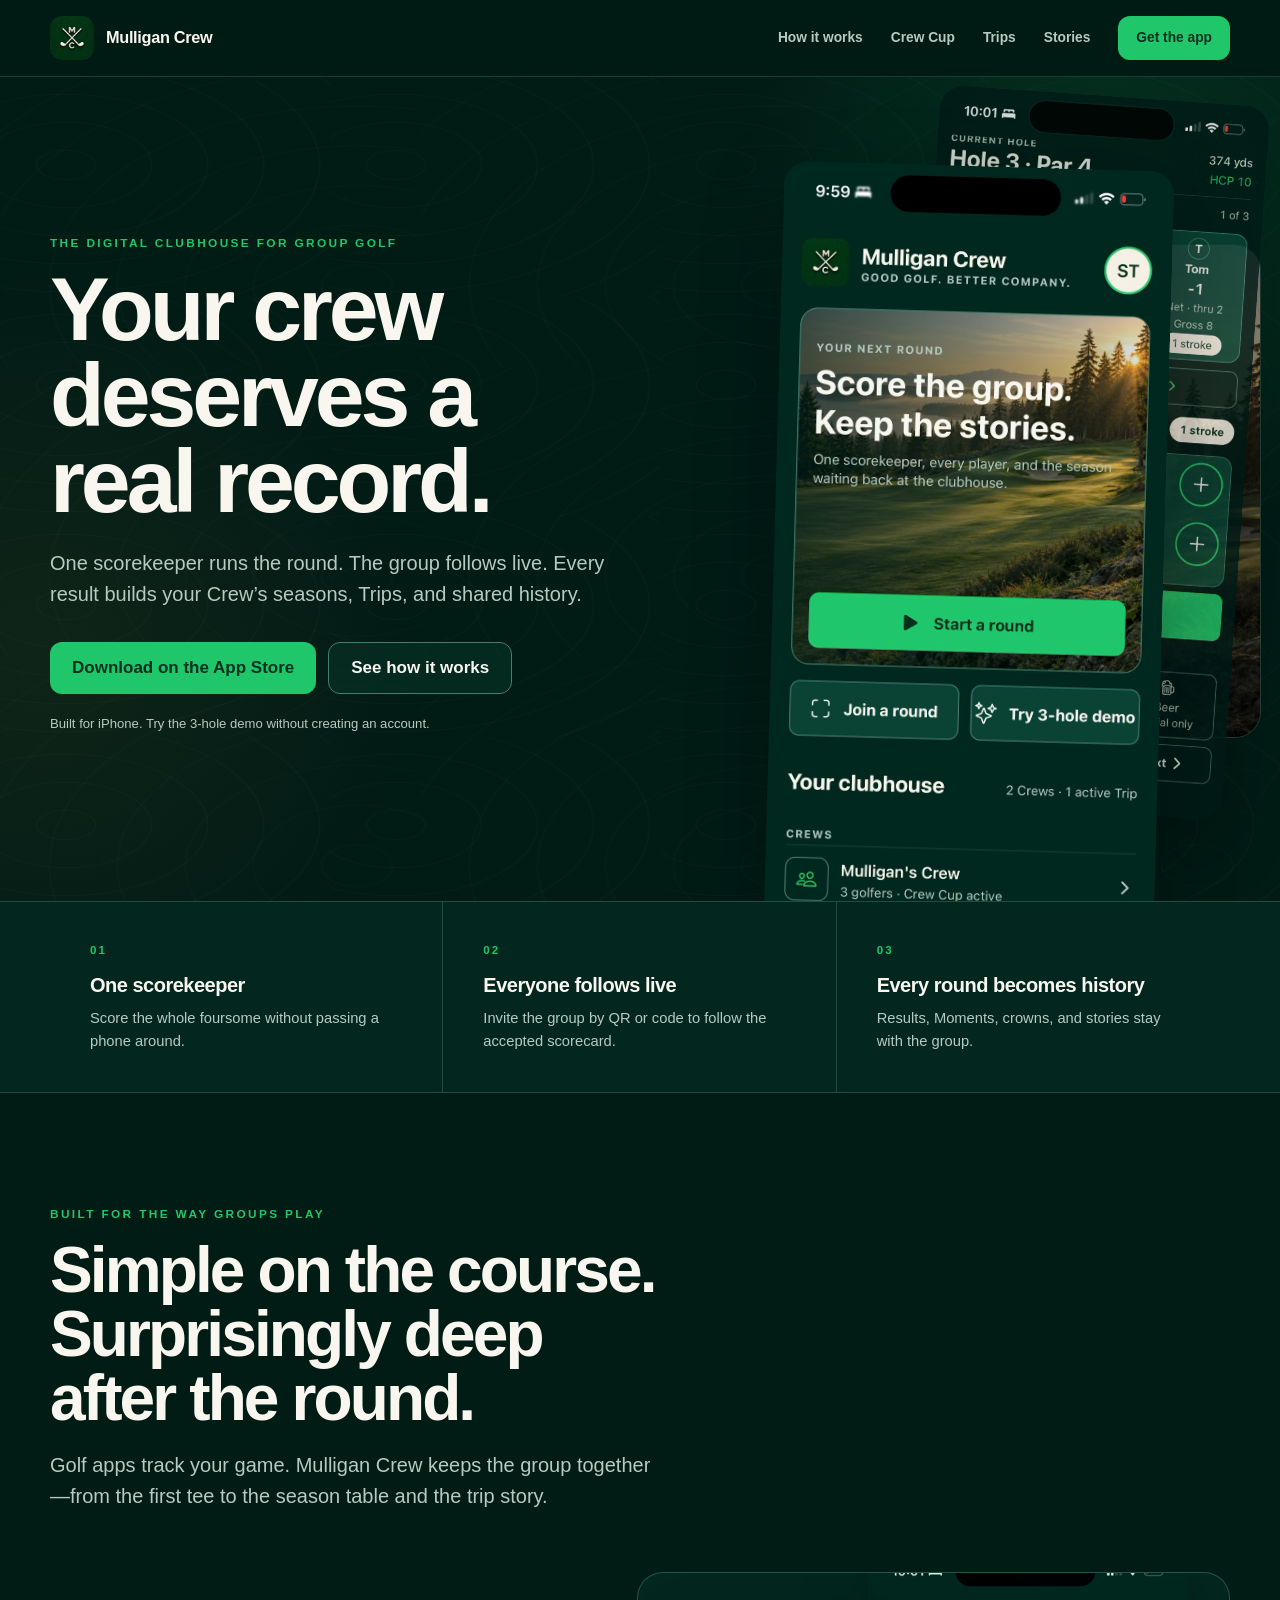
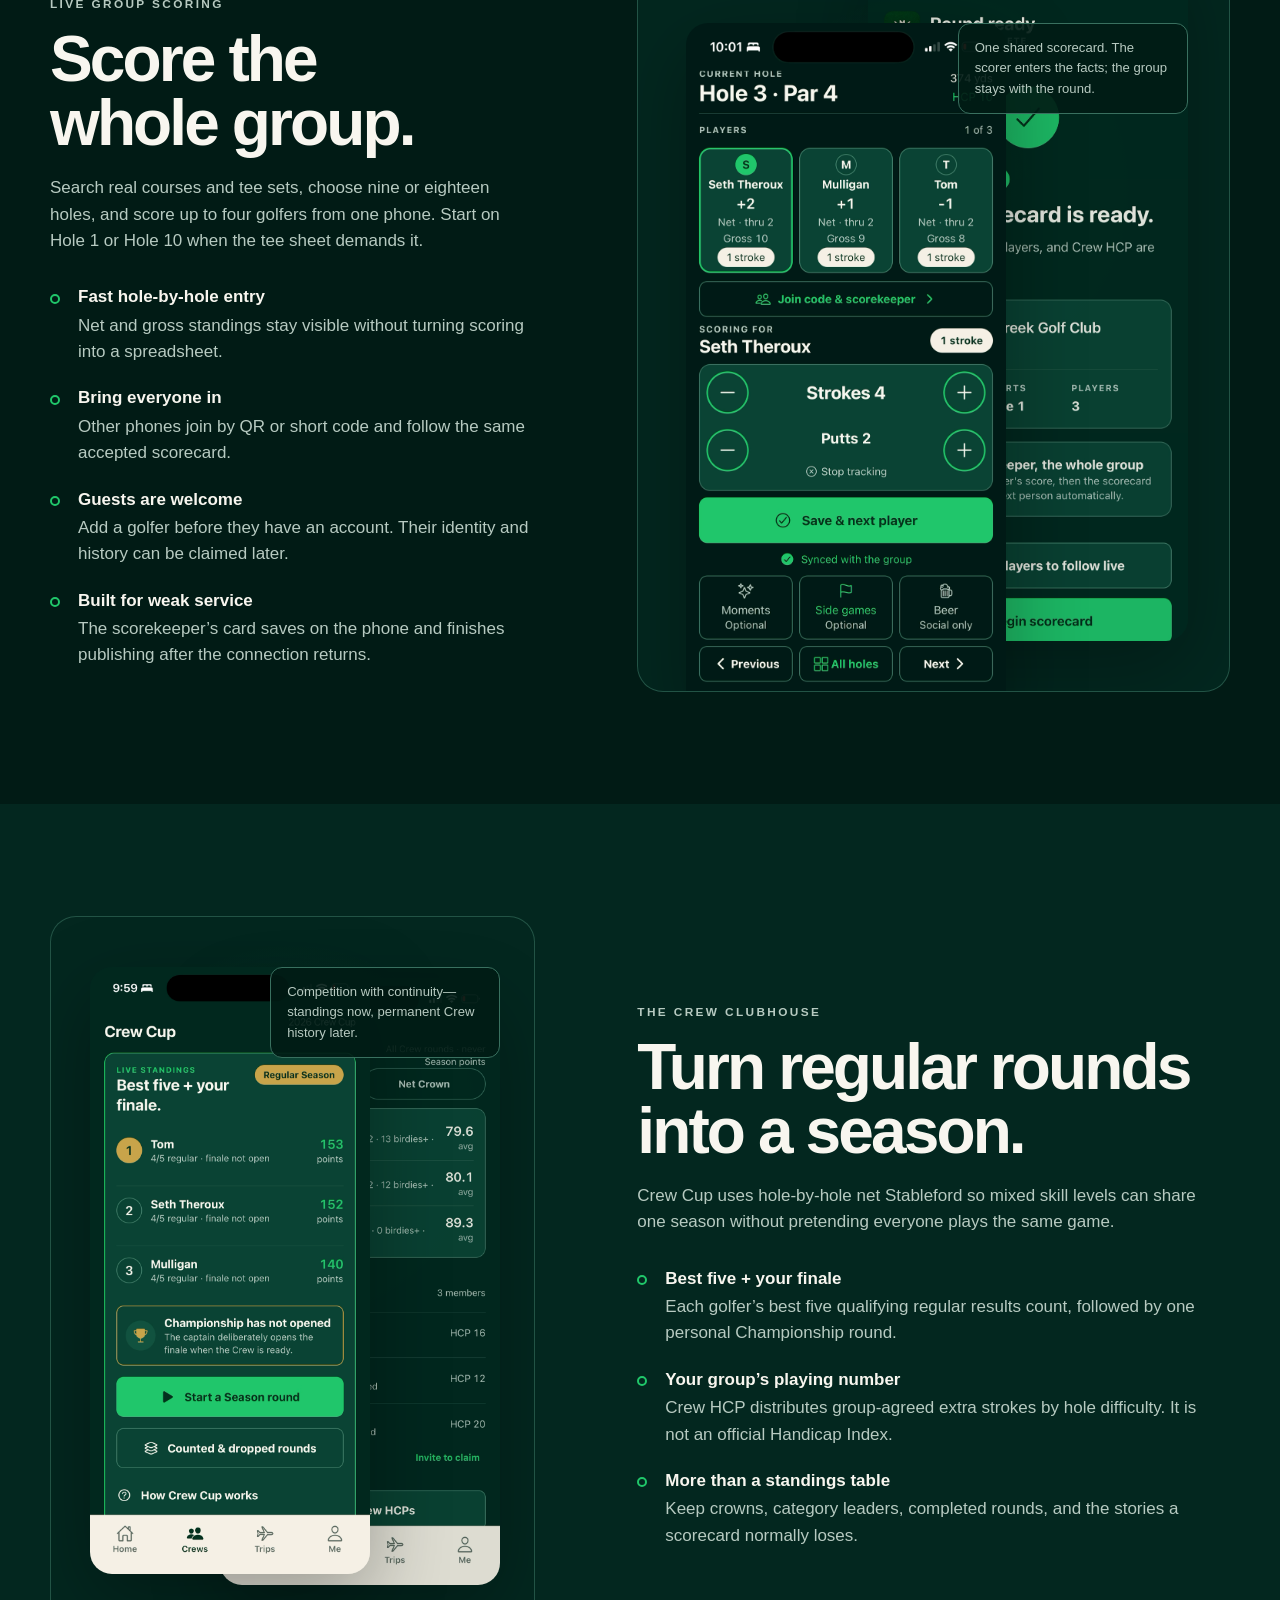
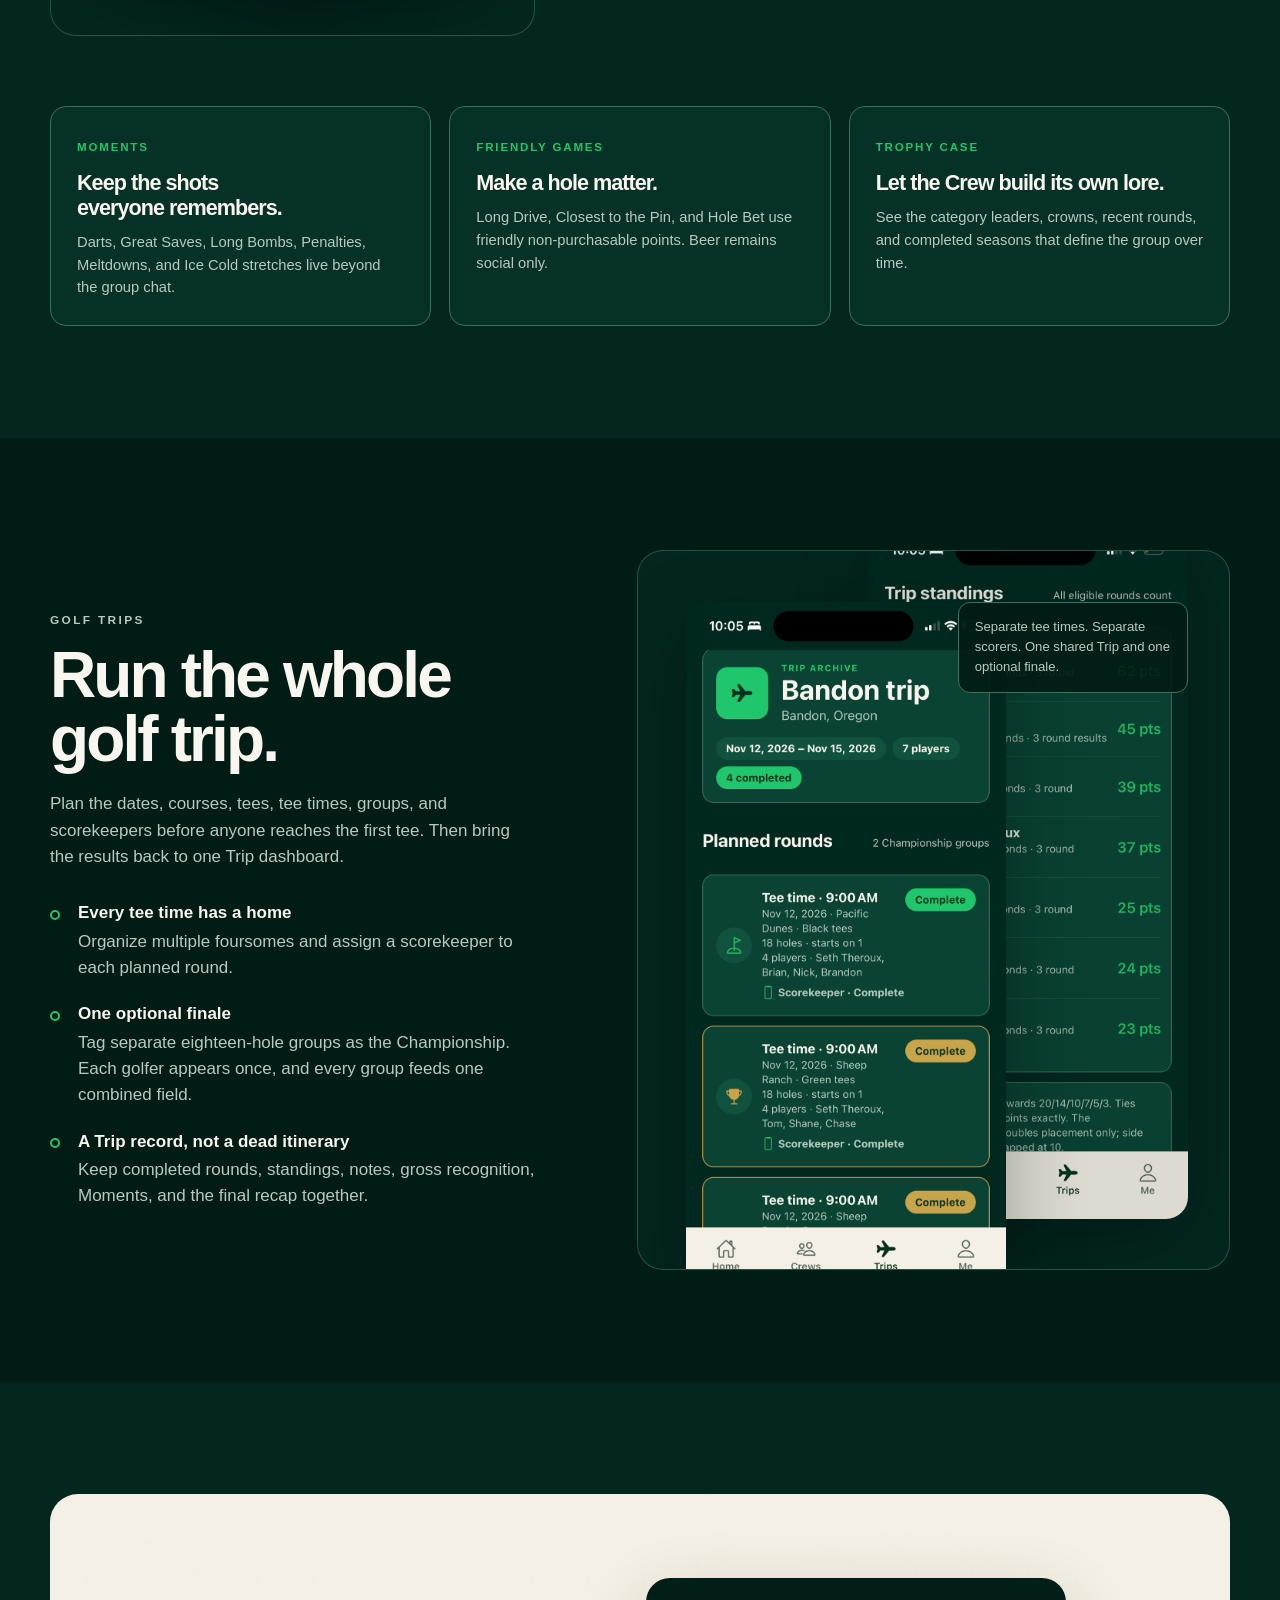
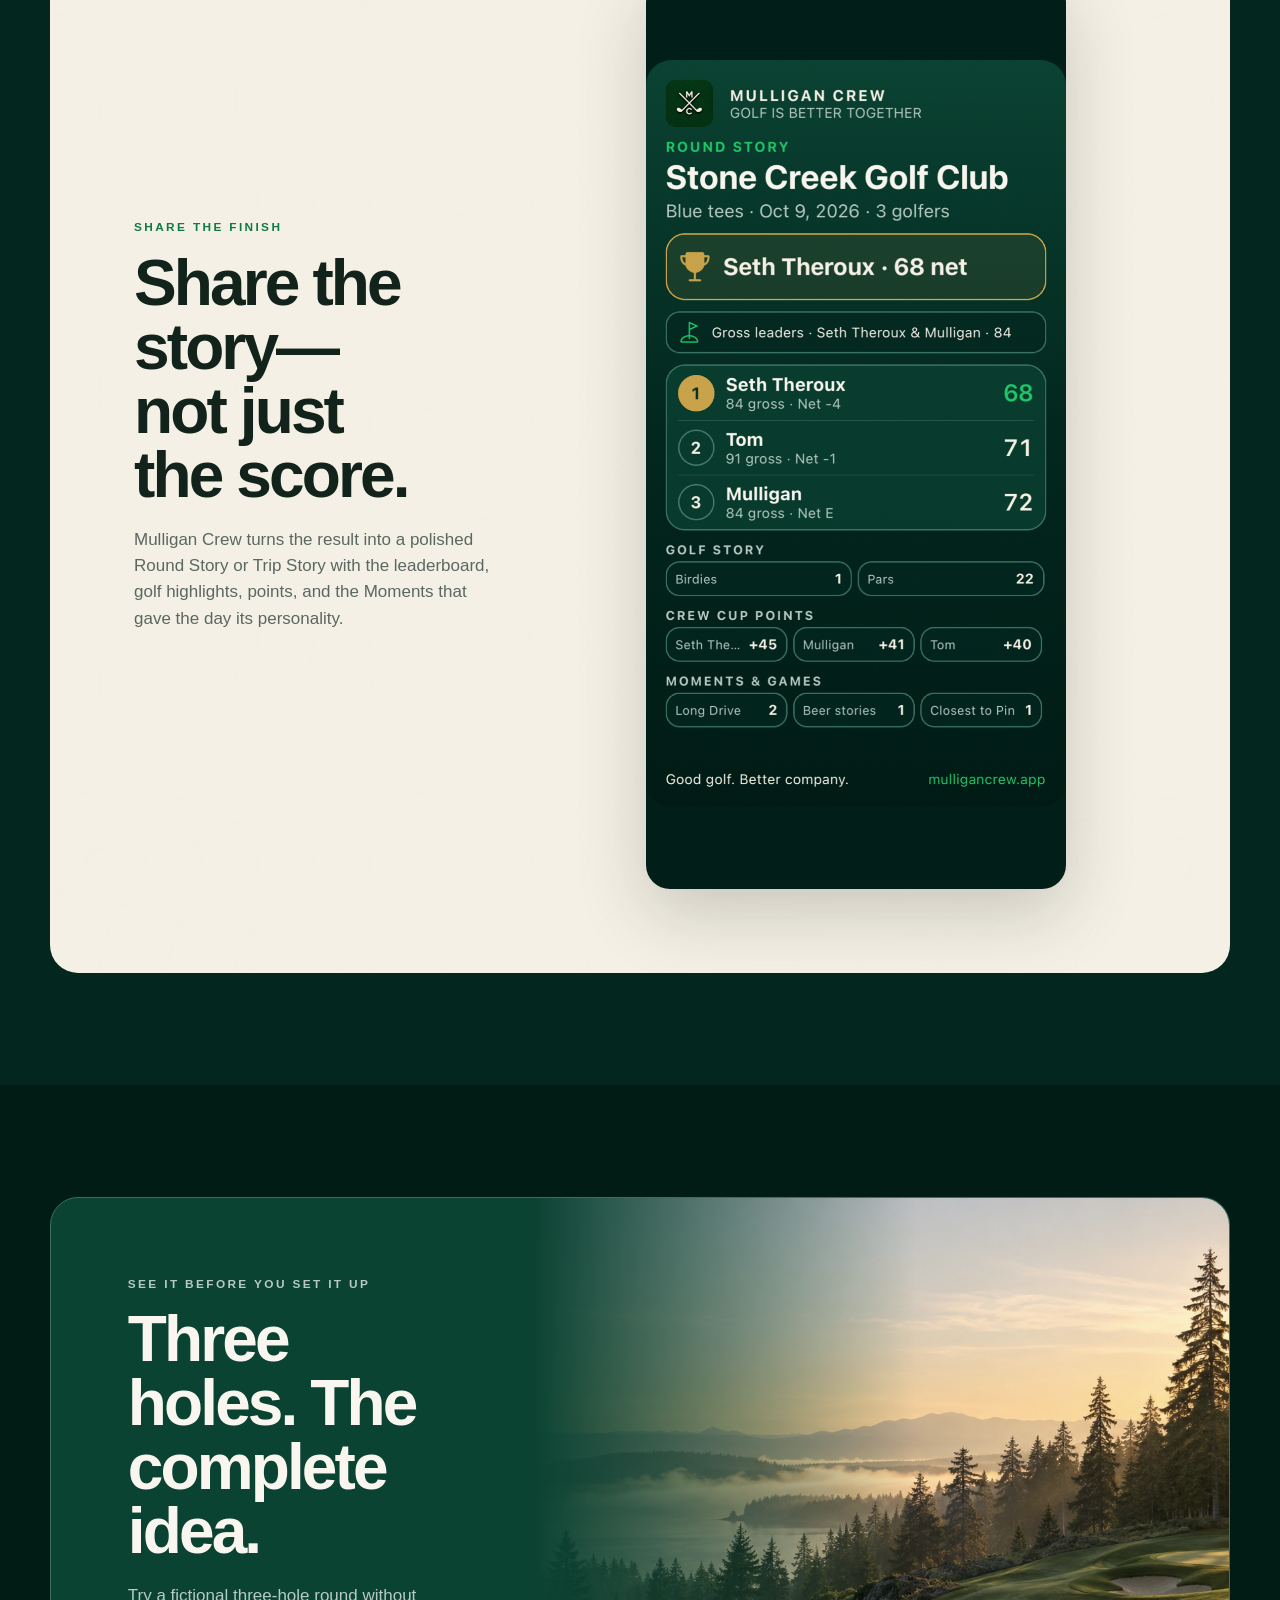
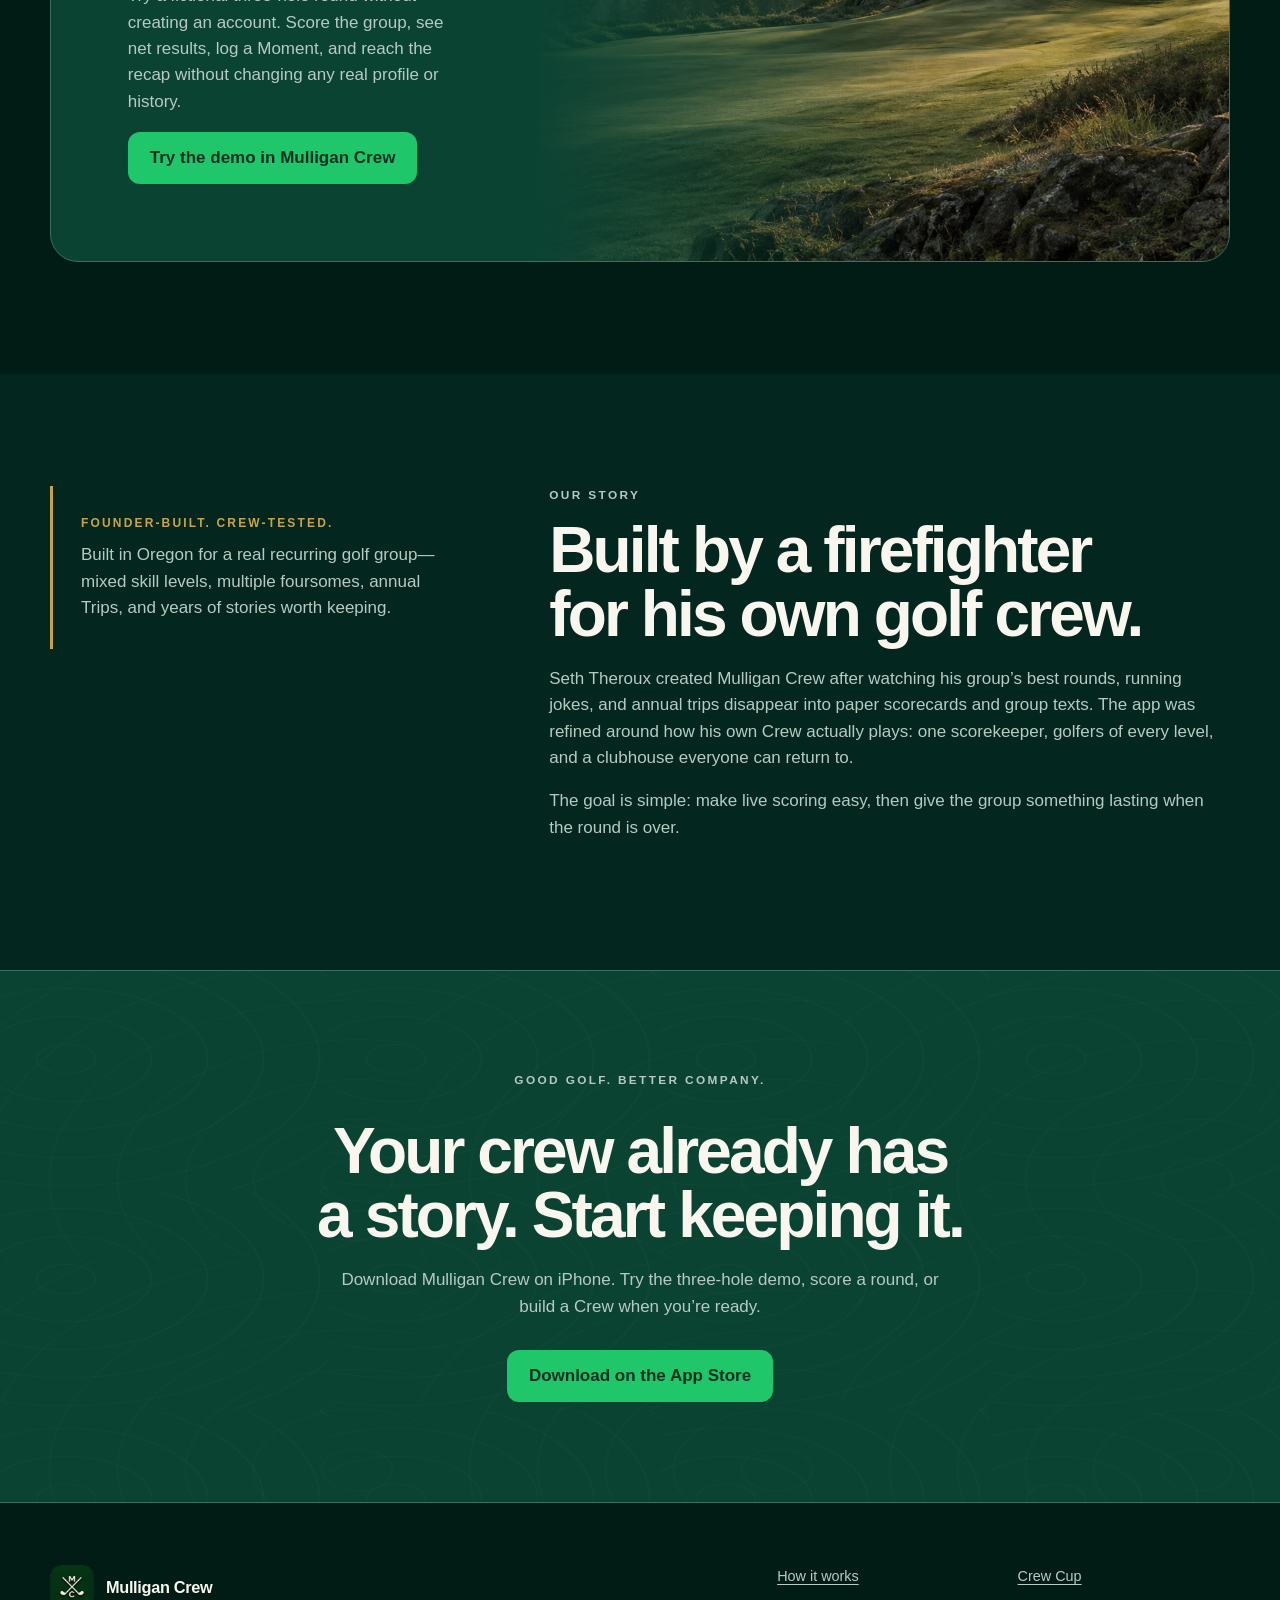
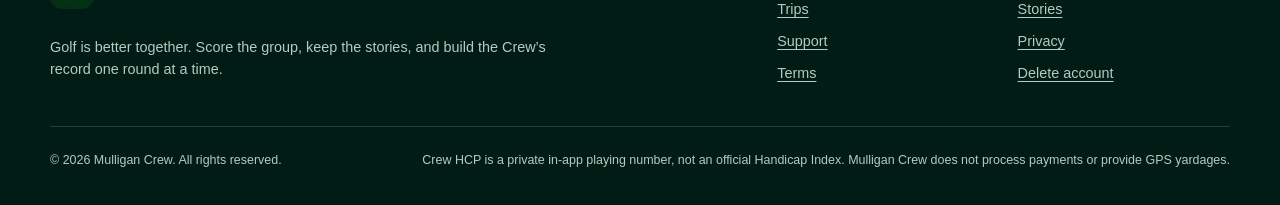
<file: index.html>
<!doctype html>
<html lang="en">
<head>
  <meta charset="utf-8" />
  <meta name="viewport" content="width=device-width, initial-scale=1" />
  <title>Mulligan Crew — The Digital Clubhouse for Group Golf</title>
  <meta name="description" content="Mulligan Crew gives golf groups one home for rounds, Crew Cup seasons, Trips, Moments, side games, and shareable stories. One phone can score the foursome." />
  <meta name="theme-color" content="#03271F" />
  <meta property="og:type" content="website" />
  <meta property="og:title" content="Mulligan Crew — The Digital Clubhouse for Group Golf" />
  <meta property="og:description" content="Score the group. Keep the stories. Build a season." />
  <meta property="og:image" content="https://mulligancrew.app/assets/social-preview.jpg" />
  <meta property="og:url" content="https://mulligancrew.app/" />
  <meta name="twitter:card" content="summary_large_image" />
  <link rel="icon" href="/assets/brand-tile.png" />
  <link rel="apple-touch-icon" href="/assets/brand-tile.png" />
  <link rel="stylesheet" href="/assets/site.css?v=20261012-3" />
  <script defer src="/assets/site.js?v=20261012-3"></script>
</head>
<body>
  <a class="skip-link" href="#main">Skip to main content</a>

  <nav class="site-nav" aria-label="Main navigation">
    <div class="nav-inner">
      <a class="brand" href="/" aria-label="Mulligan Crew home">
        <img src="/assets/brand-tile.png" width="44" height="44" alt="" />
        <span>Mulligan Crew</span>
      </a>
      <div class="nav-links">
        <a href="#how-it-works">How it works</a>
        <a href="#crew-cup">Crew Cup</a>
        <a href="#trips">Trips</a>
        <a href="#stories">Stories</a>
        <a class="nav-cta" href="https://apps.apple.com/us/app/mulligan-crew/id6759926474">Get the app</a>
      </div>
    </div>
  </nav>

  <main id="main">
    <header class="hero">
      <div class="hero-inner">
        <div class="hero-copy" data-reveal>
          <p class="eyebrow">The digital clubhouse for group golf</p>
          <h1>Your crew deserves a real record.</h1>
          <p class="lede">One scorekeeper runs the round. The group follows live. Every result builds your Crew’s seasons, Trips, and shared history.</p>
          <div class="hero-actions">
            <a class="button-primary" href="https://apps.apple.com/us/app/mulligan-crew/id6759926474">Download on the App Store</a>
            <a class="button-secondary" href="#how-it-works">See how it works</a>
          </div>
          <p class="platform-note">Built for iPhone. Try the 3-hole demo without creating an account.</p>
        </div>
        <div class="hero-art" aria-label="Mulligan Crew app preview" data-reveal>
          <img class="hero-photo" src="/assets/clubhouse-hero.jpg" width="1586" height="992" alt="Golf course in warm evening light" />
          <img class="hero-screen" src="/assets/screens/home.png" width="831" height="1800" alt="Mulligan Crew digital clubhouse home screen" />
          <img class="hero-screen secondary" src="/assets/screens/live-scoring.png" width="831" height="1800" alt="Live group scoring screen" />
        </div>
      </div>
    </header>

    <section class="promise" aria-label="Mulligan Crew product promise">
      <div class="promise-grid">
        <div class="promise-item"><span class="promise-number">01</span><strong>One scorekeeper</strong><span>Score the whole foursome without passing a phone around.</span></div>
        <div class="promise-item"><span class="promise-number">02</span><strong>Everyone follows live</strong><span>Invite the group by QR or code to follow the accepted scorecard.</span></div>
        <div class="promise-item"><span class="promise-number">03</span><strong>Every round becomes history</strong><span>Results, Moments, crowns, and stories stay with the group.</span></div>
      </div>
    </section>

    <section class="section" id="how-it-works">
      <div class="section-inner">
        <div class="section-heading" data-reveal>
          <p class="eyebrow">Built for the way groups play</p>
          <h2>Simple on the course. Surprisingly deep after the round.</h2>
          <p class="lede">Golf apps track your game. Mulligan Crew keeps the group together—from the first tee to the season table and the trip story.</p>
        </div>
        <div class="split-section">
          <div class="split-copy" data-reveal>
            <p class="eyebrow">Live group scoring</p>
            <h2>Score the whole group.</h2>
            <p>Search real courses and tee sets, choose nine or eighteen holes, and score up to four golfers from one phone. Start on Hole 1 or Hole 10 when the tee sheet demands it.</p>
            <ul class="feature-list">
              <li><strong>Fast hole-by-hole entry</strong>Net and gross standings stay visible without turning scoring into a spreadsheet.</li>
              <li><strong>Bring everyone in</strong>Other phones join by QR or short code and follow the same accepted scorecard.</li>
              <li><strong>Guests are welcome</strong>Add a golfer before they have an account. Their identity and history can be claimed later.</li>
              <li><strong>Built for weak service</strong>The scorekeeper’s card saves on the phone and finishes publishing after the connection returns.</li>
            </ul>
          </div>
          <div class="screen-stage" data-reveal>
            <img class="product-screen primary" src="/assets/screens/live-scoring.png" width="831" height="1800" loading="lazy" alt="Live scoring for three golfers on one phone" />
            <img class="product-screen secondary" src="/assets/screens/follow-live.png" width="831" height="1800" loading="lazy" alt="Live follower view joined to the same round" />
            <p class="screen-caption">One shared scorecard. The scorer enters the facts; the group stays with the round.</p>
          </div>
        </div>
      </div>
    </section>

    <section class="section section-contrast" id="crew-cup">
      <div class="section-inner">
        <div class="split-section reverse">
          <div class="split-copy" data-reveal>
            <p class="eyebrow">The Crew clubhouse</p>
            <h2>Turn regular rounds into a season.</h2>
            <p>Crew Cup uses hole-by-hole net Stableford so mixed skill levels can share one season without pretending everyone plays the same game.</p>
            <ul class="feature-list">
              <li><strong>Best five + your finale</strong>Each golfer’s best five qualifying regular results count, followed by one personal Championship round.</li>
              <li><strong>Your group’s playing number</strong>Crew HCP distributes group-agreed extra strokes by hole difficulty. It is not an official Handicap Index.</li>
              <li><strong>More than a standings table</strong>Keep crowns, category leaders, completed rounds, and the stories a scorecard normally loses.</li>
            </ul>
          </div>
          <div class="screen-stage" data-reveal>
            <img class="product-screen primary" src="/assets/screens/crew-cup.png" width="831" height="1800" loading="lazy" alt="Crew Cup net Stableford season standings" />
            <img class="product-screen secondary" src="/assets/screens/crew-history.png" width="831" height="1800" loading="lazy" alt="Crew history with crowns and golfer records" />
            <p class="screen-caption">Competition with continuity—standings now, permanent Crew history later.</p>
          </div>
        </div>
        <div class="depth-grid" data-reveal>
          <article class="depth-card"><span class="kicker">Moments</span><h3>Keep the shots everyone remembers.</h3><p>Darts, Great Saves, Long Bombs, Penalties, Meltdowns, and Ice Cold stretches live beyond the group chat.</p></article>
          <article class="depth-card"><span class="kicker">Friendly games</span><h3>Make a hole matter.</h3><p>Long Drive, Closest to the Pin, and Hole Bet use friendly non-purchasable points. Beer remains social only.</p></article>
          <article class="depth-card"><span class="kicker">Trophy case</span><h3>Let the Crew build its own lore.</h3><p>See the category leaders, crowns, recent rounds, and completed seasons that define the group over time.</p></article>
        </div>
      </div>
    </section>

    <section class="section" id="trips">
      <div class="section-inner">
        <div class="split-section">
          <div class="split-copy" data-reveal>
            <p class="eyebrow">Golf trips</p>
            <h2>Run the whole golf trip.</h2>
            <p>Plan the dates, courses, tees, tee times, groups, and scorekeepers before anyone reaches the first tee. Then bring the results back to one Trip dashboard.</p>
            <ul class="feature-list">
              <li><strong>Every tee time has a home</strong>Organize multiple foursomes and assign a scorekeeper to each planned round.</li>
              <li><strong>One optional finale</strong>Tag separate eighteen-hole groups as the Championship. Each golfer appears once, and every group feeds one combined field.</li>
              <li><strong>A Trip record, not a dead itinerary</strong>Keep completed rounds, standings, notes, gross recognition, Moments, and the final recap together.</li>
            </ul>
          </div>
          <div class="screen-stage" data-reveal>
            <img class="product-screen primary" src="/assets/screens/trip-clubhouse.png" width="831" height="1800" loading="lazy" alt="Trip clubhouse with planned rounds and tee times" />
            <img class="product-screen secondary" src="/assets/screens/trip-championship.png" width="831" height="1800" loading="lazy" alt="Combined Trip Championship standings" />
            <p class="screen-caption">Separate tee times. Separate scorers. One shared Trip and one optional finale.</p>
          </div>
        </div>
      </div>
    </section>

    <section class="section section-contrast" id="stories">
      <div class="section-inner">
        <div class="story-panel" data-reveal>
          <div class="story-inner">
            <div class="story-copy">
              <p class="eyebrow">Share the finish</p>
              <h2>Share the story—not just the score.</h2>
              <p>Mulligan Crew turns the result into a polished Round Story or Trip Story with the leaderboard, golf highlights, points, and the Moments that gave the day its personality.</p>
            </div>
            <img class="story-screen" src="/assets/screens/round-story.png" width="830" height="1800" loading="lazy" alt="Shareable Mulligan Crew Round Story card" />
          </div>
        </div>
      </div>
    </section>

    <section class="section">
      <div class="section-inner">
        <div class="demo-card" data-reveal>
          <div class="demo-copy">
            <p class="eyebrow">See it before you set it up</p>
            <h2>Three holes. The complete idea.</h2>
            <p>Try a fictional three-hole round without creating an account. Score the group, see net results, log a Moment, and reach the recap without changing any real profile or history.</p>
            <a class="button-primary" href="https://apps.apple.com/us/app/mulligan-crew/id6759926474">Try the demo in Mulligan Crew</a>
          </div>
          <div class="demo-photo-wrap">
            <img class="demo-photo" src="/assets/clubhouse-hero.jpg" width="1586" height="992" loading="lazy" alt="Golf course at sunset" />
          </div>
        </div>
      </div>
    </section>

    <section class="section section-contrast" id="our-story">
      <div class="section-inner origin">
        <aside class="origin-stamp" data-reveal>
          <strong>Founder-built. Crew-tested.</strong>
          Built in Oregon for a real recurring golf group—mixed skill levels, multiple foursomes, annual Trips, and years of stories worth keeping.
        </aside>
        <div class="origin-copy" data-reveal>
          <p class="eyebrow">Our story</p>
          <h2>Built by a firefighter for his own golf crew.</h2>
          <p>Seth Theroux created Mulligan Crew after watching his group’s best rounds, running jokes, and annual trips disappear into paper scorecards and group texts. The app was refined around how his own Crew actually plays: one scorekeeper, golfers of every level, and a clubhouse everyone can return to.</p>
          <p>The goal is simple: make live scoring easy, then give the group something lasting when the round is over.</p>
        </div>
      </div>
    </section>

    <section class="final-cta">
      <div class="final-cta-inner" data-reveal>
        <p class="eyebrow">Good golf. Better company.</p>
        <h2>Your crew already has a story. Start keeping it.</h2>
        <p>Download Mulligan Crew on iPhone. Try the three-hole demo, score a round, or build a Crew when you’re ready.</p>
        <a class="button-primary" href="https://apps.apple.com/us/app/mulligan-crew/id6759926474">Download on the App Store</a>
      </div>
    </section>
  </main>

  <footer class="site-footer">
    <div class="footer-inner">
      <div class="footer-brand">
        <a class="brand" href="/"><img src="/assets/brand-tile.png" width="44" height="44" alt="" /><span>Mulligan Crew</span></a>
        <p>Golf is better together. Score the group, keep the stories, and build the Crew’s record one round at a time.</p>
      </div>
      <nav class="footer-links" aria-label="Footer navigation">
        <a href="#how-it-works">How it works</a>
        <a href="#crew-cup">Crew Cup</a>
        <a href="#trips">Trips</a>
        <a href="#stories">Stories</a>
        <a href="/support/">Support</a>
        <a href="https://sethatheroux-hub.github.io/mulligancrew-legal/#privacy">Privacy</a>
        <a href="https://sethatheroux-hub.github.io/mulligancrew-legal/#terms">Terms</a>
        <a href="https://sethatheroux-hub.github.io/mulligancrew-legal/#delete-account">Delete account</a>
      </nav>
    </div>
    <div class="footer-meta">
      <span>© 2026 Mulligan Crew. All rights reserved.</span>
      <span>Crew HCP is a private in-app playing number, not an official Handicap Index. Mulligan Crew does not process payments or provide GPS yardages.</span>
    </div>
  </footer>
</body>
</html>
</file>
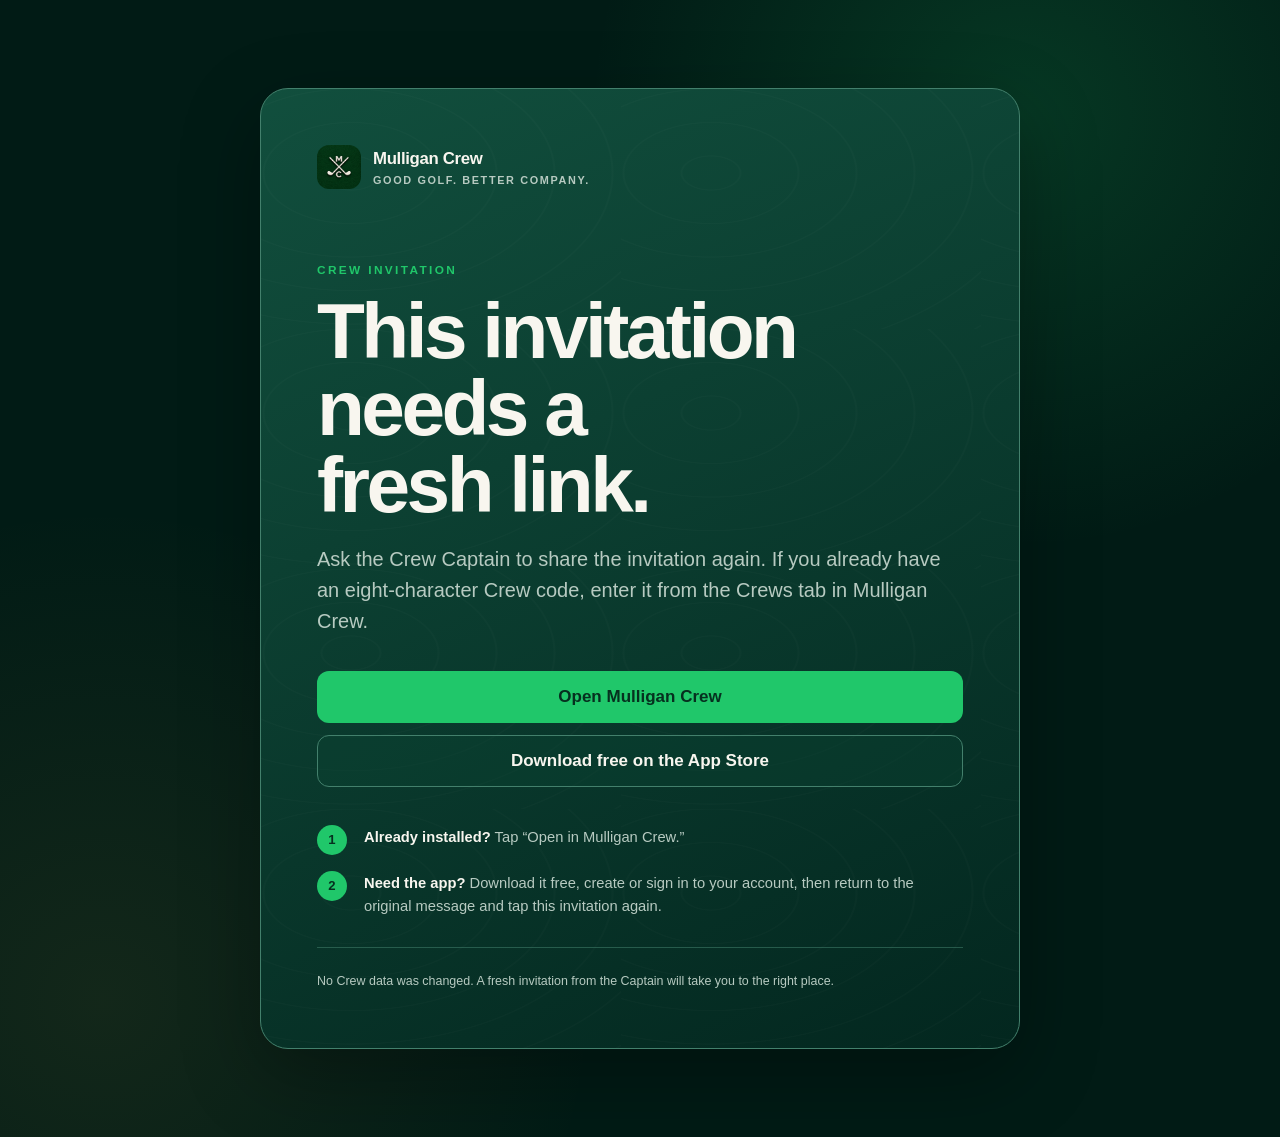
<file: crews/index.html>
<!doctype html>
<html lang="en">
<head>
  <meta charset="utf-8" />
  <meta name="viewport" content="width=device-width, initial-scale=1" />
  <title>Join a Crew — Mulligan Crew</title>
  <meta name="description" content="Open your Mulligan Crew invitation or download the app, then return to the invitation to join the right golfer spot." />
  <meta name="theme-color" content="#03271F" />
  <meta name="robots" content="noindex,nofollow" />
  <meta property="og:type" content="website" />
  <meta property="og:title" content="You’re invited to a Mulligan Crew" />
  <meta property="og:description" content="Open the Crew in Mulligan Crew or download the app, then tap the invitation again." />
  <meta property="og:image" content="https://mulligancrew.app/assets/social-preview.jpg" />
  <link rel="icon" href="/assets/brand-tile.png" />
  <link rel="apple-touch-icon" href="/assets/brand-tile.png" />
  <link rel="stylesheet" href="/assets/site.css?v=20261122-1" />
  <script defer src="/assets/crew-invite.js?v=20261122-1"></script>
</head>
<body class="invite-page">
  <main class="invite-shell">
    <section class="invite-card" aria-labelledby="invite-title">
      <a class="brand invite-brand" href="/" aria-label="Mulligan Crew home">
        <img src="/assets/brand-tile.png" width="52" height="52" alt="" />
        <span>
          <strong>Mulligan Crew</strong>
          <small>Good golf. Better company.</small>
        </span>
      </a>

      <div class="invite-copy">
        <p class="eyebrow" id="invite-eyebrow">Crew invitation</p>
        <h1 id="invite-title">Your golf Crew is waiting.</h1>
        <p class="lede" id="invite-description">Open Mulligan Crew to join the clubhouse and keep the right golfer identity, HCP, rounds, and Season history together.</p>
      </div>

      <div class="invite-code-wrap" id="invite-code-wrap" hidden>
        <span id="invite-code-label">Invitation code</span>
        <strong id="invite-code">—</strong>
      </div>

      <div class="invite-actions">
        <a class="button-primary invite-button" id="open-app" href="mulligan-crew://crews">Open in Mulligan Crew</a>
        <a class="button-secondary invite-button" id="get-app" href="https://apps.apple.com/us/app/mulligan-crew/id6759926474">Download free on the App Store</a>
      </div>

      <div class="invite-steps" aria-label="How to join">
        <div><span>1</span><p><strong>Already installed?</strong> Tap “Open in Mulligan Crew.”</p></div>
        <div><span>2</span><p><strong>Need the app?</strong> Download it free, create or sign in to your account, then return to the original message and tap this invitation again.</p></div>
      </div>

      <p class="invite-note" id="invite-note">The original invitation is the dependable way back to the intended Crew. Mulligan Crew does not use a third-party tracking link.</p>
    </section>
  </main>
</body>
</html>
</file>
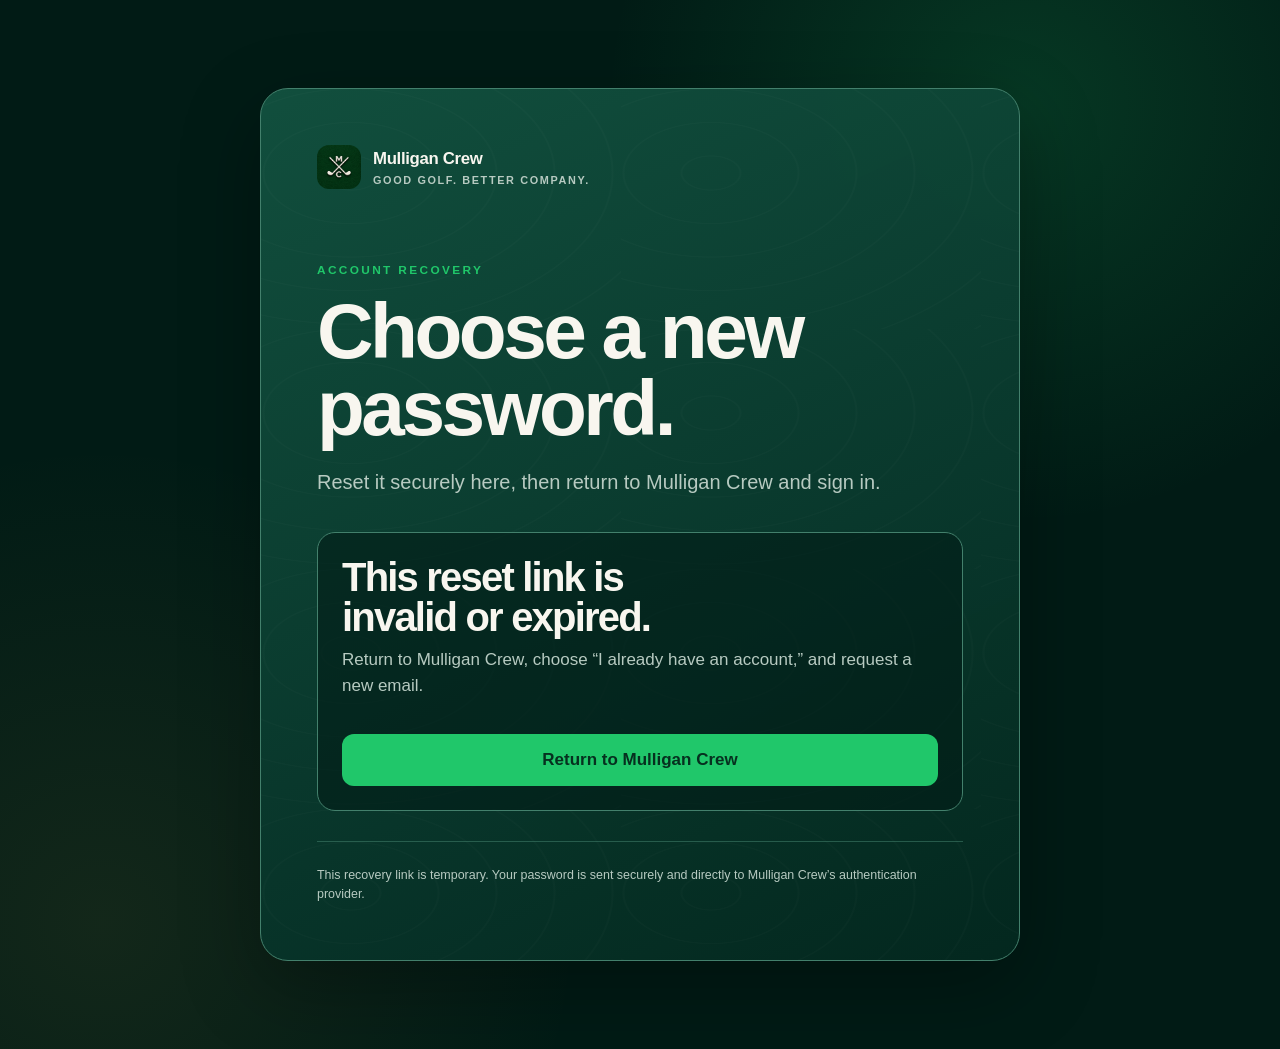
<file: reset-password/index.html>
<!doctype html>
<html lang="en">
<head>
  <meta charset="utf-8" />
  <meta name="viewport" content="width=device-width, initial-scale=1" />
  <title>Reset your password — Mulligan Crew</title>
  <meta name="description" content="Securely choose a new password for your Mulligan Crew account." />
  <meta name="theme-color" content="#03271F" />
  <meta name="robots" content="noindex,nofollow" />
  <meta name="referrer" content="no-referrer" />
  <link rel="icon" href="/assets/brand-tile.png" />
  <link rel="apple-touch-icon" href="/assets/brand-tile.png" />
  <link rel="stylesheet" href="/assets/site.css?v=20261125-2" />
  <script defer src="/assets/password-reset.js?v=20261125-2"></script>
</head>
<body class="invite-page">
  <main class="invite-shell">
    <section class="invite-card" aria-labelledby="reset-title">
      <a class="brand invite-brand" href="/" aria-label="Mulligan Crew home">
        <img src="/assets/brand-tile.png" width="52" height="52" alt="" />
        <span>
          <strong>Mulligan Crew</strong>
          <small>Good golf. Better company.</small>
        </span>
      </a>

      <div class="invite-copy">
        <p class="eyebrow">Account recovery</p>
        <h1 id="reset-title">Choose a new password.</h1>
        <p class="lede" id="reset-description">Reset it securely here, then return to Mulligan Crew and sign in.</p>
      </div>

      <form class="reset-form" id="password-reset-form" novalidate>
        <div class="reset-field">
          <label for="new-password">New password</label>
          <input id="new-password" name="new-password" type="password" minlength="6" autocomplete="new-password" required placeholder="At least 6 characters" />
        </div>
        <div class="reset-field">
          <label for="confirm-password">Confirm new password</label>
          <input id="confirm-password" name="confirm-password" type="password" minlength="6" autocomplete="new-password" required placeholder="Enter it again" />
        </div>
        <p class="reset-status" id="reset-status" role="status" aria-live="polite"></p>
        <button class="button-primary invite-button reset-submit" id="reset-submit" type="submit">Save new password</button>
      </form>

      <div class="reset-result" id="reset-success" hidden>
        <div class="reset-result-icon" aria-hidden="true">✓</div>
        <h2>Password updated.</h2>
        <p>Your new password is ready. Return to Mulligan Crew and sign in.</p>
        <div class="invite-actions">
          <a class="button-primary invite-button" href="mulligan-crew:///">Open Mulligan Crew</a>
          <a class="button-secondary invite-button" href="https://apps.apple.com/us/app/mulligan-crew/id6759926474">View on the App Store</a>
        </div>
      </div>

      <div class="reset-result" id="reset-invalid" hidden>
        <h2>This reset link is invalid or expired.</h2>
        <p>Return to Mulligan Crew, choose “I already have an account,” and request a new email.</p>
        <div class="invite-actions">
          <a class="button-primary invite-button" href="mulligan-crew:///">Return to Mulligan Crew</a>
        </div>
      </div>

      <div class="invite-steps" aria-label="How to reset your password">
        <div><span>1</span><p><strong>Choose a password:</strong> Enter it twice and save.</p></div>
        <div><span>2</span><p><strong>Return to the app:</strong> Sign in with your email and new password.</p></div>
      </div>

      <p class="invite-note" id="reset-note">This recovery link is temporary. Your password is sent securely and directly to Mulligan Crew’s authentication provider.</p>
    </section>
  </main>
</body>
</html>
</file>
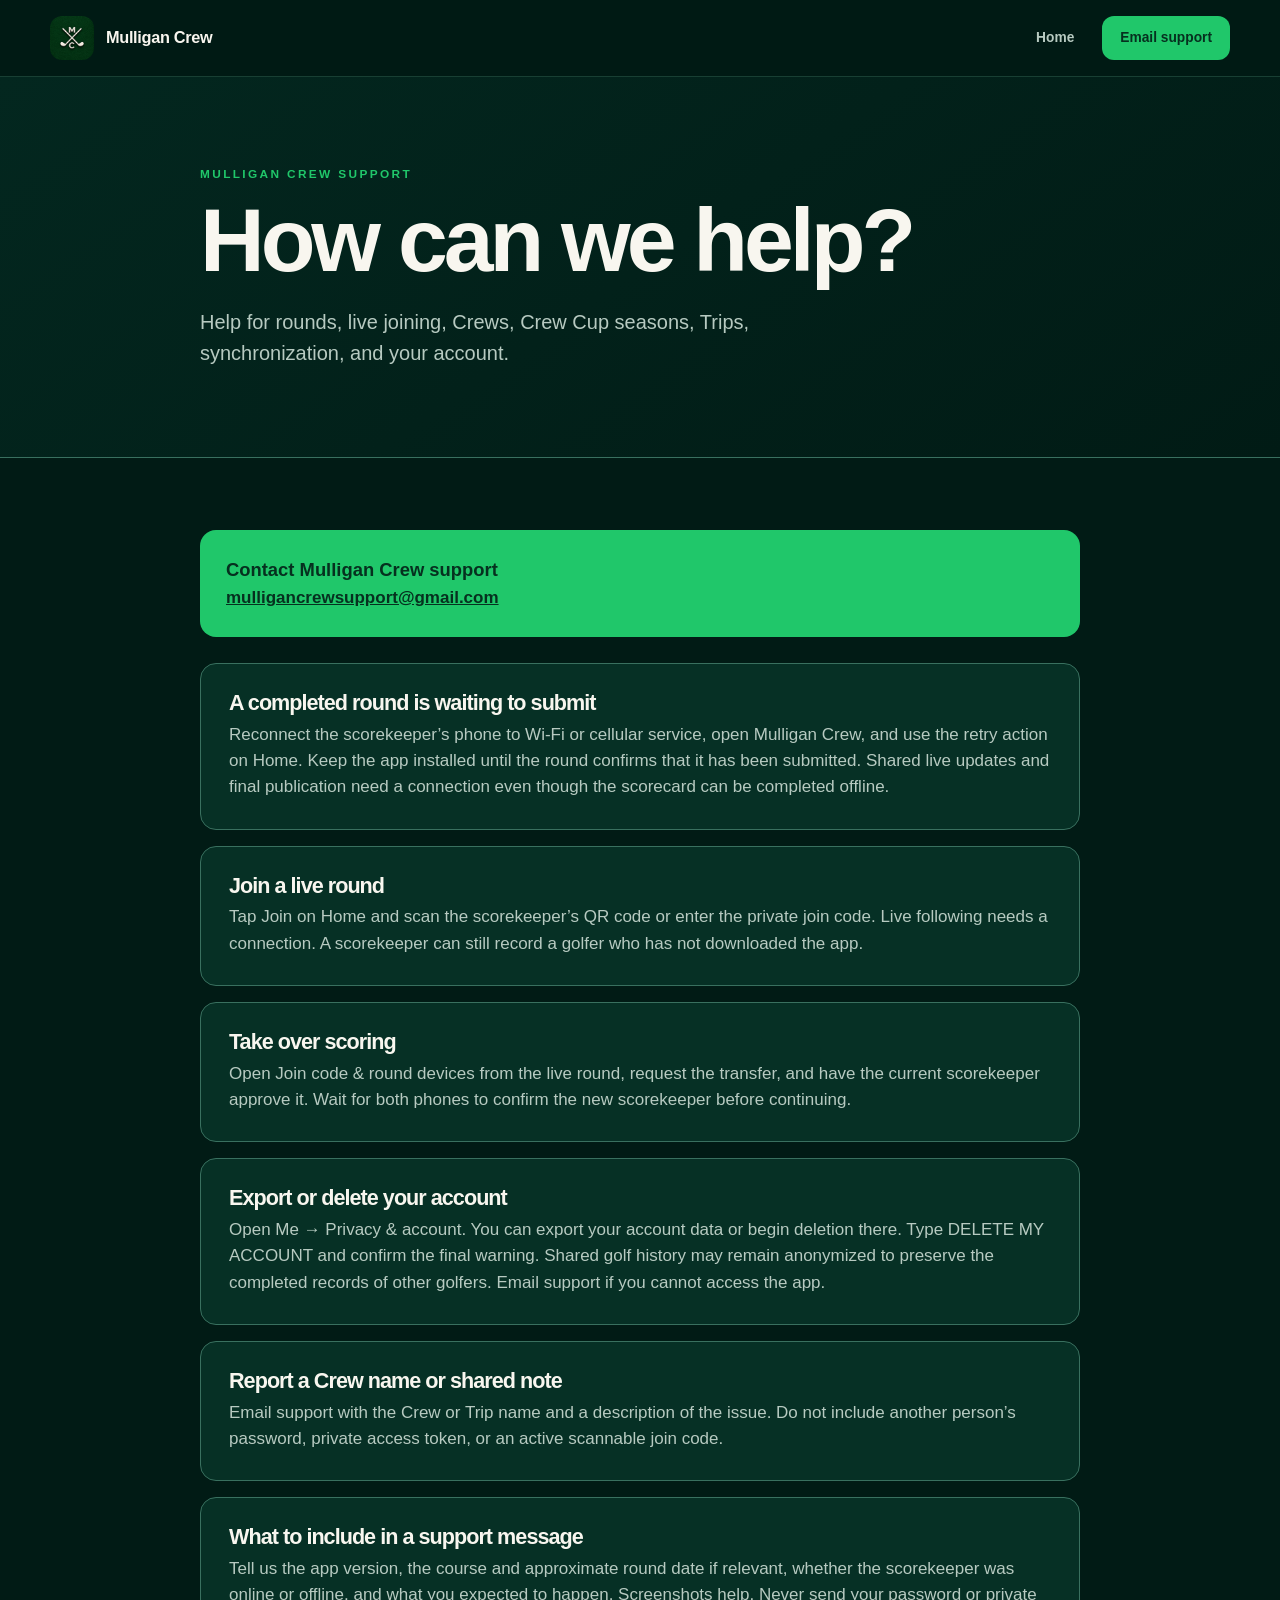
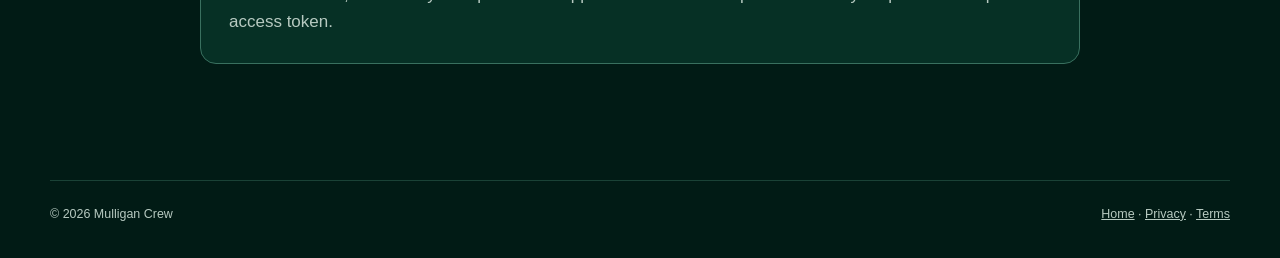
<file: support/index.html>
<!doctype html>
<html lang="en">
<head>
  <meta charset="utf-8" />
  <meta name="viewport" content="width=device-width, initial-scale=1" />
  <title>Support — Mulligan Crew</title>
  <meta name="description" content="Help with Mulligan Crew rounds, live joining, scoring transfer, account export, and account deletion." />
  <meta name="theme-color" content="#03271F" />
  <link rel="icon" href="/assets/brand-tile.png" />
  <link rel="stylesheet" href="/assets/site.css?v=20261012-3" />
</head>
<body>
  <a class="skip-link" href="#main">Skip to main content</a>
  <nav class="site-nav" aria-label="Main navigation">
    <div class="nav-inner">
      <a class="brand" href="/"><img src="/assets/brand-tile.png" width="44" height="44" alt="" /><span>Mulligan Crew</span></a>
      <div class="nav-links"><a href="/">Home</a><a class="nav-cta" href="mailto:mulligancrewsupport@gmail.com">Email support</a></div>
    </div>
  </nav>
  <header class="support-hero">
    <div class="section-inner">
      <p class="eyebrow">Mulligan Crew support</p>
      <h1>How can we help?</h1>
      <p class="lede">Help for rounds, live joining, Crews, Crew Cup seasons, Trips, synchronization, and your account.</p>
    </div>
  </header>
  <main class="support-main" id="main">
    <section class="support-contact">
      <strong>Contact Mulligan Crew support</strong>
      <a href="mailto:mulligancrewsupport@gmail.com">mulligancrewsupport@gmail.com</a>
    </section>
    <section class="support-card"><h2>A completed round is waiting to submit</h2><p>Reconnect the scorekeeper’s phone to Wi-Fi or cellular service, open Mulligan Crew, and use the retry action on Home. Keep the app installed until the round confirms that it has been submitted. Shared live updates and final publication need a connection even though the scorecard can be completed offline.</p></section>
    <section class="support-card"><h2>Join a live round</h2><p>Tap Join on Home and scan the scorekeeper’s QR code or enter the private join code. Live following needs a connection. A scorekeeper can still record a golfer who has not downloaded the app.</p></section>
    <section class="support-card"><h2>Take over scoring</h2><p>Open Join code &amp; round devices from the live round, request the transfer, and have the current scorekeeper approve it. Wait for both phones to confirm the new scorekeeper before continuing.</p></section>
    <section class="support-card"><h2>Export or delete your account</h2><p>Open Me → Privacy &amp; account. You can export your account data or begin deletion there. Type DELETE MY ACCOUNT and confirm the final warning. Shared golf history may remain anonymized to preserve the completed records of other golfers. Email support if you cannot access the app.</p></section>
    <section class="support-card"><h2>Report a Crew name or shared note</h2><p>Email support with the Crew or Trip name and a description of the issue. Do not include another person’s password, private access token, or an active scannable join code.</p></section>
    <section class="support-card"><h2>What to include in a support message</h2><p>Tell us the app version, the course and approximate round date if relevant, whether the scorekeeper was online or offline, and what you expected to happen. Screenshots help. Never send your password or private access token.</p></section>
  </main>
  <footer class="site-footer">
    <div class="footer-meta">
      <span>© 2026 Mulligan Crew</span>
      <span><a href="/">Home</a> · <a href="https://sethatheroux-hub.github.io/mulligancrew-legal/#privacy">Privacy</a> · <a href="https://sethatheroux-hub.github.io/mulligancrew-legal/#terms">Terms</a></span>
    </div>
  </footer>
</body>
</html>
</file>
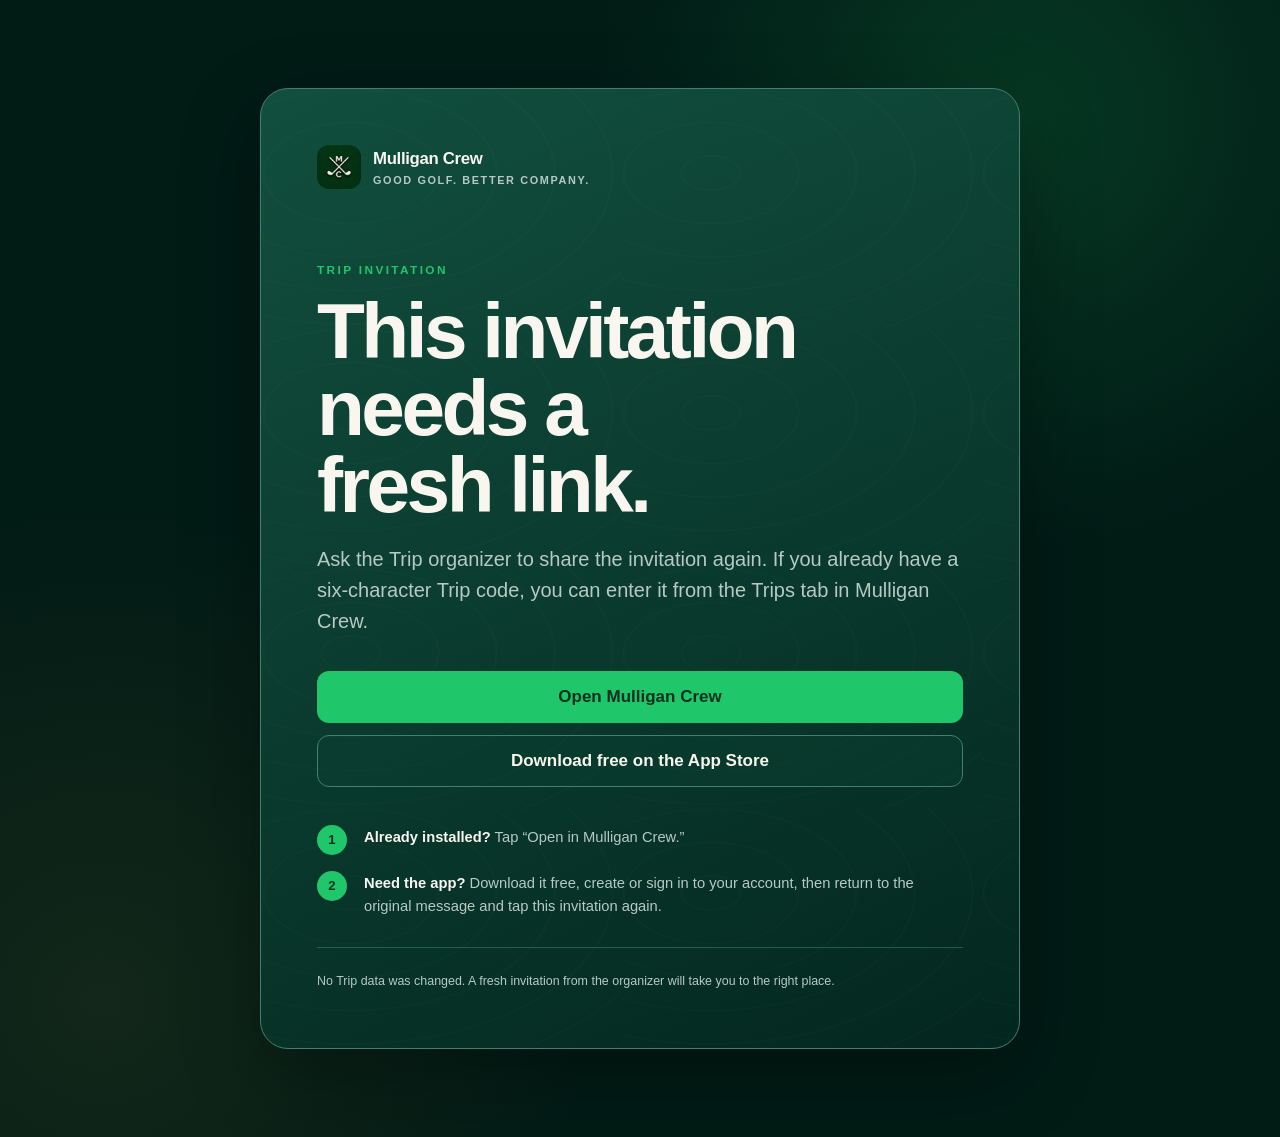
<file: trips/index.html>
<!doctype html>
<html lang="en">
<head>
  <meta charset="utf-8" />
  <meta name="viewport" content="width=device-width, initial-scale=1" />
  <title>Join a Trip — Mulligan Crew</title>
  <meta name="description" content="Open your Mulligan Crew Trip invitation or download the app, then return to the invitation to join the right golfer spot." />
  <meta name="theme-color" content="#03271F" />
  <meta name="robots" content="noindex,nofollow" />
  <meta property="og:type" content="website" />
  <meta property="og:title" content="You’re invited to a Mulligan Crew Trip" />
  <meta property="og:description" content="Open the Trip in Mulligan Crew or download the app, then tap the invitation again." />
  <meta property="og:image" content="https://mulligancrew.app/assets/social-preview.jpg" />
  <link rel="icon" href="/assets/brand-tile.png" />
  <link rel="apple-touch-icon" href="/assets/brand-tile.png" />
  <link rel="stylesheet" href="/assets/site.css?v=20261119-1" />
  <script defer src="/assets/invite.js?v=20261119-1"></script>
</head>
<body class="invite-page">
  <main class="invite-shell">
    <section class="invite-card" aria-labelledby="invite-title">
      <a class="brand invite-brand" href="/" aria-label="Mulligan Crew home">
        <img src="/assets/brand-tile.png" width="52" height="52" alt="" />
        <span>
          <strong>Mulligan Crew</strong>
          <small>Good golf. Better company.</small>
        </span>
      </a>

      <div class="invite-copy">
        <p class="eyebrow" id="invite-eyebrow">Trip invitation</p>
        <h1 id="invite-title">Your golf Trip is waiting.</h1>
        <p class="lede" id="invite-description">Open Mulligan Crew to join the Trip and keep the right golfer identity, HCP, tee times, and history together.</p>
      </div>

      <div class="invite-code-wrap" id="invite-code-wrap" hidden>
        <span id="invite-code-label">Invitation code</span>
        <strong id="invite-code">—</strong>
      </div>

      <div class="invite-actions">
        <a class="button-primary invite-button" id="open-app" href="mulligan-crew://trips">Open in Mulligan Crew</a>
        <a class="button-secondary invite-button" id="get-app" href="https://apps.apple.com/us/app/mulligan-crew/id6759926474">Download free on the App Store</a>
      </div>

      <div class="invite-steps" aria-label="How to join">
        <div><span>1</span><p><strong>Already installed?</strong> Tap “Open in Mulligan Crew.”</p></div>
        <div><span>2</span><p><strong>Need the app?</strong> Download it free, create or sign in to your account, then return to the original message and tap this invitation again.</p></div>
      </div>

      <p class="invite-note" id="invite-note">The original invitation is the dependable way back to the intended Trip. Mulligan Crew does not use a third-party tracking link.</p>
    </section>
  </main>
</body>
</html>
</file>
<file: assets/site.css>
:root {
  --clubhouse-950: #03271f;
  --course-1000: #011b15;
  --surface-green: #0b4333;
  --surface-pressed: #12513f;
  --line-green: #39705f;
  --outline-strong: #43806c;
  --action: #20c76a;
  --action-pressed: #17aa58;
  --action-dark: #06301f;
  --cream: #f5f0e5;
  --scorecard: #fffdf8;
  --ink: #12231c;
  --muted-light: #5a6861;
  --text-primary: #f8f6ef;
  --text-secondary: #b7cac1;
  --gold: #c9a34a;
  --warning: #e4a63a;
  --danger: #d95b57;
  --page: min(1180px, calc(100% - 40px));
  --shadow: 0 26px 80px rgba(0, 0, 0, 0.3);
}

*, *::before, *::after { box-sizing: border-box; }
html { scroll-behavior: smooth; scroll-padding-top: 92px; }
body {
  margin: 0;
  background: var(--course-1000);
  color: var(--text-primary);
  font-family: -apple-system, BlinkMacSystemFont, "SF Pro Display", "SF Pro Text", "Helvetica Neue", Arial, sans-serif;
  font-size: 17px;
  line-height: 1.55;
  overflow-x: hidden;
  -webkit-font-smoothing: antialiased;
}
img { display: block; max-width: 100%; height: auto; }
a { color: inherit; }
button, a { -webkit-tap-highlight-color: transparent; }

.invite-page {
  min-height: 100vh;
  background:
    radial-gradient(circle at 80% 10%, rgba(32, 199, 106, 0.17), transparent 30%),
    radial-gradient(circle at 8% 88%, rgba(201, 163, 74, 0.09), transparent 32%),
    var(--course-1000);
}
.invite-shell {
  width: min(760px, calc(100% - 32px));
  min-height: 100vh;
  margin: 0 auto;
  padding: clamp(32px, 8vw, 88px) 0;
  display: grid;
  place-items: center;
}
.invite-card {
  position: relative;
  width: 100%;
  overflow: hidden;
  padding: clamp(26px, 6vw, 56px);
  border: 1px solid var(--outline-strong);
  border-radius: 28px;
  background: linear-gradient(155deg, rgba(18, 81, 63, 0.96), rgba(3, 39, 31, 0.98));
  box-shadow: var(--shadow);
}
.invite-card::after {
  content: "";
  position: absolute;
  inset: 0;
  pointer-events: none;
  opacity: 0.12;
  background-image: repeating-radial-gradient(ellipse at 25% 35%, transparent 0 28px, rgba(183, 202, 193, 0.18) 29px 30px, transparent 31px 58px);
  background-size: 360px 240px;
}
.invite-card > * { position: relative; z-index: 1; }
.invite-brand { align-items: center; margin-bottom: clamp(42px, 8vw, 72px); }
.invite-brand img { width: 52px; height: 52px; }
.invite-brand span { display: flex; flex-direction: column; }
.invite-brand strong { font-size: 1.05rem; letter-spacing: -0.02em; }
.invite-brand small { color: var(--text-secondary); font-size: 0.68rem; font-weight: 720; letter-spacing: 0.15em; text-transform: uppercase; }
.invite-copy h1 {
  max-width: 610px;
  margin-bottom: 20px;
  font-size: clamp(2.45rem, 9vw, 4.9rem);
  line-height: 0.98;
}
.invite-copy .lede { margin-bottom: 0; }
.invite-code-wrap {
  margin: 34px 0 0;
  padding: 20px 22px;
  border: 1px solid rgba(67, 128, 108, 0.85);
  border-radius: 16px;
  background: rgba(1, 27, 21, 0.62);
}
.invite-code-wrap span { display: block; color: var(--text-secondary); font-size: 0.76rem; font-weight: 720; letter-spacing: 0.11em; text-transform: uppercase; }
.invite-code-wrap strong { display: block; margin-top: 5px; color: var(--cream); font-size: clamp(1.65rem, 6vw, 2.45rem); letter-spacing: 0.11em; }
.invite-actions { margin-top: 34px; display: grid; grid-template-columns: 1fr; gap: 12px; }
.invite-button { width: 100%; min-height: 58px; text-align: center; }
.invite-steps { margin-top: 38px; display: grid; gap: 16px; }
.invite-steps > div { display: grid; grid-template-columns: 34px 1fr; gap: 13px; align-items: start; }
.invite-steps span { width: 30px; height: 30px; display: grid; place-items: center; border-radius: 50%; color: var(--action-dark); background: var(--action); font-size: 0.82rem; font-weight: 800; }
.invite-steps p { margin: 1px 0 0; color: var(--text-secondary); font-size: 0.92rem; }
.invite-steps strong { color: var(--text-primary); }
.invite-note { margin: 30px 0 0; padding-top: 24px; border-top: 1px solid rgba(67, 128, 108, 0.55); color: var(--text-secondary); font-size: 0.78rem; }
.reset-form { margin-top: 34px; display: grid; gap: 18px; }
.reset-field { display: grid; gap: 8px; }
.reset-field label { color: var(--text-primary); font-size: 0.88rem; font-weight: 720; }
.reset-field input {
  width: 100%;
  min-height: 56px;
  border: 1px solid var(--outline-strong);
  border-radius: 12px;
  padding: 0 16px;
  color: var(--text-primary);
  background: rgba(1, 27, 21, 0.78);
  font: inherit;
  font-size: 1rem;
}
.reset-field input::placeholder { color: #88a097; }
.reset-field input:focus { border-color: var(--action); outline: 3px solid rgba(32, 199, 106, 0.24); }
.reset-submit { border: 0; cursor: pointer; font: inherit; }
.reset-submit:disabled { cursor: wait; opacity: 0.68; transform: none; }
.reset-status { min-height: 1.5em; margin: -2px 0 0; color: var(--text-secondary); font-size: 0.88rem; }
.reset-status.is-error { color: #ffaaa7; }
.reset-status.is-success { color: var(--action); }
.reset-result { margin-top: 34px; padding: 24px; border: 1px solid var(--outline-strong); border-radius: 18px; background: rgba(1, 27, 21, 0.58); }
.reset-result[hidden], .reset-form[hidden], .invite-steps[hidden] { display: none; }
.reset-result h2 { margin-bottom: 10px; font-size: clamp(1.75rem, 6vw, 2.5rem); }
.reset-result p { margin-bottom: 0; color: var(--text-secondary); }
.reset-result-icon { width: 48px; height: 48px; margin-bottom: 18px; display: grid; place-items: center; border-radius: 50%; color: var(--action-dark); background: var(--action); font-size: 1.4rem; font-weight: 900; }

.skip-link {
  position: fixed;
  top: 10px;
  left: 10px;
  z-index: 1000;
  padding: 12px 16px;
  border-radius: 10px;
  background: var(--cream);
  color: var(--ink);
  transform: translateY(-150%);
}
.skip-link:focus { transform: translateY(0); }

:focus-visible {
  outline: 3px solid var(--action);
  outline-offset: 3px;
}

.site-nav {
  position: sticky;
  top: 0;
  z-index: 100;
  min-height: 76px;
  border-bottom: 1px solid rgba(67, 128, 108, 0.36);
  background: rgba(1, 27, 21, 0.94);
  backdrop-filter: blur(18px);
}
.nav-inner {
  width: var(--page);
  min-height: 76px;
  margin: 0 auto;
  display: flex;
  align-items: center;
  justify-content: space-between;
  gap: 24px;
}
.brand {
  display: inline-flex;
  align-items: center;
  gap: 12px;
  text-decoration: none;
  font-size: 1.02rem;
  font-weight: 760;
  letter-spacing: -0.02em;
  white-space: nowrap;
}
.brand img {
  width: 44px;
  height: 44px;
  border-radius: 12px;
}
.nav-links {
  display: flex;
  align-items: center;
  gap: 28px;
}
.nav-links > a {
  color: var(--text-secondary);
  font-size: 0.86rem;
  font-weight: 640;
  text-decoration: none;
}
.nav-links > a:hover { color: var(--text-primary); }
.nav-cta,
.button-primary,
.button-secondary {
  min-height: 52px;
  display: inline-flex;
  align-items: center;
  justify-content: center;
  border-radius: 12px;
  padding: 0 22px;
  font-weight: 760;
  text-decoration: none;
  transition: background 160ms ease, border-color 160ms ease, transform 160ms ease;
}
.nav-cta,
.button-primary {
  color: var(--action-dark) !important;
  background: var(--action);
}
.nav-cta { min-height: 44px; padding-inline: 18px; }
.nav-cta:hover,
.button-primary:hover { background: var(--action-pressed); transform: translateY(-1px); }
.button-secondary {
  border: 1px solid var(--outline-strong);
  color: var(--text-primary);
  background: rgba(11, 67, 51, 0.34);
}
.button-secondary:hover { border-color: var(--action); background: rgba(18, 81, 63, 0.62); }

.eyebrow {
  margin: 0 0 14px;
  color: var(--action);
  font-size: 0.74rem;
  font-weight: 800;
  letter-spacing: 0.2em;
  text-transform: uppercase;
}
h1, h2, h3, p { margin-top: 0; }
h1, h2, h3 {
  letter-spacing: -0.045em;
  text-wrap: balance;
}
h1 {
  margin-bottom: 24px;
  font-size: clamp(3.2rem, 7vw, 6.6rem);
  line-height: 0.96;
  font-weight: 790;
}
h2 {
  margin-bottom: 20px;
  font-size: clamp(2.35rem, 5vw, 4.4rem);
  line-height: 1;
  font-weight: 770;
}
h3 {
  margin-bottom: 10px;
  font-size: 1.35rem;
  line-height: 1.15;
}
.lede {
  max-width: 650px;
  color: var(--text-secondary);
  font-size: clamp(1.05rem, 2vw, 1.25rem);
}

.hero {
  position: relative;
  min-height: calc(100vh - 76px);
  overflow: hidden;
  background:
    radial-gradient(circle at 86% 14%, rgba(32, 199, 106, 0.16), transparent 28%),
    radial-gradient(circle at 3% 70%, rgba(201, 163, 74, 0.07), transparent 28%),
    var(--course-1000);
}
.hero::before,
.story-panel::before,
.final-cta::before {
  content: "";
  position: absolute;
  inset: 0;
  pointer-events: none;
  opacity: 0.19;
  background-image:
    repeating-radial-gradient(ellipse at 20% 40%, transparent 0 28px, rgba(183, 202, 193, 0.14) 29px 30px, transparent 31px 56px),
    repeating-radial-gradient(ellipse at 85% 72%, transparent 0 34px, rgba(183, 202, 193, 0.11) 35px 36px, transparent 37px 68px);
  background-size: 330px 220px, 420px 290px;
}
.hero-inner {
  position: relative;
  z-index: 1;
  width: var(--page);
  min-height: calc(100vh - 76px);
  margin: 0 auto;
  padding: 88px 0 84px;
  display: grid;
  grid-template-columns: minmax(0, 1.04fr) minmax(380px, 0.96fr);
  align-items: center;
  gap: clamp(40px, 7vw, 100px);
}
.hero-copy { max-width: 700px; }
.hero-actions { display: flex; align-items: center; flex-wrap: wrap; gap: 12px; margin-top: 32px; }
.platform-note { margin-top: 20px; color: var(--text-secondary); font-size: 0.82rem; }
.hero-art {
  position: relative;
  height: 650px;
  min-height: 650px;
  display: grid;
  place-items: center;
}
.hero-photo {
  position: absolute;
  width: 88%;
  height: 76%;
  right: -6%;
  top: 12%;
  object-fit: cover;
  border: 1px solid var(--line-green);
  border-radius: 26px;
  filter: saturate(0.78) brightness(0.58);
}
.hero-screen {
  position: relative;
  z-index: 2;
  width: min(390px, 78%);
  border-radius: 24px;
  box-shadow: var(--shadow);
  transform: rotate(1.6deg);
}
.hero-screen.secondary {
  position: absolute;
  z-index: 1;
  width: min(330px, 66%);
  right: -3%;
  bottom: 1%;
  transform: rotate(4deg);
  opacity: 0.82;
}

.promise {
  border-block: 1px solid rgba(67, 128, 108, 0.42);
  background: var(--clubhouse-950);
}
.promise-grid {
  width: var(--page);
  margin: 0 auto;
  display: grid;
  grid-template-columns: repeat(3, 1fr);
}
.promise-item {
  min-height: 170px;
  padding: 40px;
  display: flex;
  flex-direction: column;
  justify-content: center;
  border-right: 1px solid rgba(67, 128, 108, 0.42);
}
.promise-item:last-child { border-right: 0; }
.promise-number {
  color: var(--action);
  font-size: 0.72rem;
  font-weight: 800;
  letter-spacing: 0.18em;
}
.promise-item strong { margin-top: 10px; font-size: 1.25rem; letter-spacing: -0.025em; }
.promise-item span:last-child { margin-top: 6px; color: var(--text-secondary); font-size: 0.92rem; }

.section { padding: 112px 0; }
.section-inner { width: var(--page); margin: 0 auto; }
.section-heading { max-width: 760px; margin-bottom: 60px; }
.section-heading .lede { max-width: 620px; }
.split-section {
  display: grid;
  grid-template-columns: minmax(0, 0.9fr) minmax(420px, 1.1fr);
  gap: clamp(48px, 8vw, 112px);
  align-items: center;
}
.split-section.reverse .split-copy { order: 2; }
.split-section.reverse .screen-stage { order: 1; }
.split-copy { max-width: 580px; }
.split-copy p { color: var(--text-secondary); }
.feature-list {
  margin: 30px 0 0;
  padding: 0;
  list-style: none;
  display: grid;
  gap: 20px;
}
.feature-list li {
  position: relative;
  padding-left: 28px;
  color: var(--text-secondary);
}
.feature-list li::before {
  content: "";
  position: absolute;
  left: 0;
  top: 0.55em;
  width: 10px;
  height: 10px;
  border: 2px solid var(--action);
  border-radius: 50%;
}
.feature-list strong { display: block; margin-bottom: 2px; color: var(--text-primary); }
.screen-stage {
  position: relative;
  min-height: 720px;
  border: 1px solid rgba(67, 128, 108, 0.5);
  border-radius: 26px;
  background:
    radial-gradient(circle at 50% 30%, rgba(32, 199, 106, 0.12), transparent 34%),
    var(--clubhouse-950);
  overflow: hidden;
}
.product-screen {
  position: absolute;
  width: min(320px, 58%);
  border-radius: 22px;
  box-shadow: var(--shadow);
}
.product-screen.primary { left: 8%; top: 7%; z-index: 2; }
.product-screen.secondary { right: 7%; bottom: 7%; z-index: 1; opacity: 0.9; }
.screen-caption {
  position: absolute;
  z-index: 4;
  right: 7%;
  top: 7%;
  max-width: 230px;
  padding: 14px 16px;
  border: 1px solid var(--line-green);
  border-radius: 12px;
  background: rgba(1, 27, 21, 0.9);
  color: var(--text-secondary);
  font-size: 0.82rem;
}
.section-contrast { background: var(--clubhouse-950); }

.depth-grid {
  margin-top: 70px;
  display: grid;
  grid-template-columns: repeat(3, 1fr);
  gap: 18px;
}
.depth-card {
  padding: 26px;
  border: 1px solid var(--line-green);
  border-radius: 16px;
  background: rgba(11, 67, 51, 0.4);
}
.depth-card .kicker { color: var(--action); font-size: 0.72rem; font-weight: 800; letter-spacing: 0.16em; text-transform: uppercase; }
.depth-card h3 { margin-top: 12px; }
.depth-card p { margin-bottom: 0; color: var(--text-secondary); font-size: 0.92rem; }

.story-panel {
  position: relative;
  overflow: hidden;
  border-radius: 28px;
  background: var(--cream);
  color: var(--ink);
}
.story-inner {
  position: relative;
  z-index: 1;
  padding: clamp(42px, 7vw, 84px);
  display: grid;
  grid-template-columns: minmax(0, 0.78fr) minmax(360px, 1.22fr);
  gap: 60px;
  align-items: center;
}
.story-copy .eyebrow { color: #0d7b43; }
.story-copy p { color: var(--muted-light); }
.story-screen {
  width: min(420px, 100%);
  margin: 0 auto;
  border-radius: 24px;
  box-shadow: 0 24px 70px rgba(18, 35, 28, 0.2);
}

.demo-card {
  display: grid;
  grid-template-columns: 0.82fr 1.18fr;
  gap: 0;
  overflow: hidden;
  border: 1px solid var(--line-green);
  border-radius: 28px;
  background: var(--surface-green);
}
.demo-copy { padding: clamp(40px, 6vw, 78px); }
.demo-copy p { color: var(--text-secondary); }
.demo-photo-wrap { position: relative; min-height: 500px; }
.demo-photo-wrap::after { content: ""; position: absolute; inset: 0; background: linear-gradient(90deg, var(--surface-green), transparent 55%); }
.demo-photo { width: 100%; height: 100%; object-fit: cover; filter: saturate(0.85); }

.origin {
  display: grid;
  grid-template-columns: 0.78fr 1.22fr;
  gap: 64px;
  align-items: start;
}
.origin-stamp {
  padding: 28px;
  border-left: 3px solid var(--gold);
  color: var(--text-secondary);
}
.origin-stamp strong { display: block; margin-bottom: 10px; color: var(--gold); font-size: 0.75rem; letter-spacing: 0.18em; text-transform: uppercase; }
.origin-copy p { color: var(--text-secondary); max-width: 690px; }

.final-cta {
  position: relative;
  overflow: hidden;
  padding: 100px 20px;
  text-align: center;
  border-block: 1px solid var(--line-green);
  background: var(--surface-green);
}
.final-cta-inner { position: relative; z-index: 1; max-width: 830px; margin: 0 auto; }
.final-cta p { max-width: 620px; margin: 0 auto 30px; color: var(--text-secondary); }

.site-footer { background: var(--course-1000); }
.footer-inner {
  width: var(--page);
  margin: 0 auto;
  padding: 62px 0 42px;
  display: grid;
  grid-template-columns: 1.2fr 0.8fr;
  gap: 48px;
}
.footer-brand p { max-width: 520px; margin: 18px 0 0; color: var(--text-secondary); font-size: 0.9rem; }
.footer-links { display: grid; grid-template-columns: repeat(2, minmax(120px, 1fr)); gap: 10px 28px; align-content: start; }
.footer-links a { color: var(--text-secondary); font-size: 0.9rem; text-underline-offset: 3px; }
.footer-meta {
  width: var(--page);
  margin: 0 auto;
  padding: 24px 0 34px;
  display: flex;
  justify-content: space-between;
  gap: 24px;
  border-top: 1px solid rgba(67, 128, 108, 0.38);
  color: var(--text-secondary);
  font-size: 0.78rem;
}

/* Support */
.support-hero {
  padding: 88px 0 68px;
  border-bottom: 1px solid var(--line-green);
  background: linear-gradient(145deg, var(--clubhouse-950), var(--course-1000));
}
.support-hero .section-inner { max-width: 880px; }
.support-main { width: min(880px, calc(100% - 40px)); margin: 0 auto; padding: 72px 0 100px; }
.support-contact {
  padding: 26px;
  margin-bottom: 26px;
  border-radius: 16px;
  background: var(--action);
  color: var(--action-dark);
}
.support-contact strong { display: block; font-size: 1.15rem; }
.support-contact a { font-weight: 760; }
.support-card {
  padding: 28px;
  margin: 16px 0;
  border: 1px solid var(--line-green);
  border-radius: 16px;
  background: rgba(11, 67, 51, 0.55);
}
.support-card h2 { margin-bottom: 8px; font-size: 1.35rem; }
.support-card p { margin-bottom: 0; color: var(--text-secondary); }

[data-reveal] { opacity: 0; transform: translateY(12px); transition: opacity 500ms ease, transform 500ms ease; }
[data-reveal].is-visible { opacity: 1; transform: none; }

@media (max-width: 960px) {
  .nav-links > a:not(.nav-cta) { display: none; }
  .hero-inner { grid-template-columns: 1fr; padding-top: 72px; }
  .hero-copy { max-width: 760px; }
  .hero-art { height: 610px; min-height: 610px; }
  .hero-photo { width: 74%; right: 2%; }
  .split-section, .story-inner, .origin { grid-template-columns: 1fr; }
  .split-section.reverse .split-copy, .split-section.reverse .screen-stage { order: initial; }
  .split-copy { max-width: 700px; }
  .screen-stage { min-height: 670px; }
  .story-copy { max-width: 680px; }
  .story-screen { width: min(430px, 90%); }
  .demo-card { grid-template-columns: 1fr; }
  .demo-photo-wrap { min-height: 380px; }
  .demo-photo-wrap::after { background: linear-gradient(180deg, var(--surface-green), transparent 45%); }
}

@media (max-width: 720px) {
  :root { --page: min(100% - 40px, 1180px); }
  body { font-size: 16px; }
  .site-nav, .nav-inner { min-height: 68px; }
  .brand span { display: none; }
  .brand img { width: 42px; height: 42px; }
  .nav-cta { font-size: 0.84rem; }
  .hero { min-height: auto; }
  .hero-inner { min-height: auto; padding: 64px 0 70px; gap: 32px; }
  h1 { font-size: clamp(3rem, 15vw, 5rem); }
  .hero-art { height: 490px; min-height: 490px; }
  .hero-photo { width: 94%; height: 74%; right: -15%; }
  .hero-screen { width: 72%; transform: rotate(1deg); }
  .hero-screen.secondary { width: 58%; right: -4%; }
  .hero-actions { align-items: stretch; flex-direction: column; }
  .hero-actions a { width: 100%; }
  .promise-grid { grid-template-columns: 1fr; }
  .promise-item { min-height: 0; padding: 28px 4px; border-right: 0; border-bottom: 1px solid rgba(67, 128, 108, 0.42); }
  .promise-item:last-child { border-bottom: 0; }
  .section { padding: 72px 0; }
  .section-heading { margin-bottom: 42px; }
  .split-section { grid-template-columns: 1fr; gap: 38px; }
  .screen-stage {
    min-height: 590px;
    margin-inline: -4px;
    overflow-x: auto;
    scroll-snap-type: x mandatory;
  }
  .product-screen { width: 78%; scroll-snap-align: center; }
  .product-screen.primary { left: 7%; top: 6%; }
  .product-screen.secondary { right: -33%; bottom: 4%; }
  .screen-caption { display: none; }
  .depth-grid { grid-template-columns: 1fr; margin-top: 46px; }
  .story-inner { padding: 40px 24px; grid-template-columns: 1fr; gap: 28px; }
  .story-screen { width: 92%; }
  .demo-photo-wrap { min-height: 310px; }
  .origin { gap: 32px; }
  .final-cta { padding: 74px 20px; }
  .footer-inner { grid-template-columns: 1fr; padding-top: 46px; }
  .footer-meta { flex-direction: column; }
}

@media (prefers-reduced-motion: reduce) {
  html { scroll-behavior: auto; }
  *, *::before, *::after { transition-duration: 0.01ms !important; animation-duration: 0.01ms !important; animation-iteration-count: 1 !important; }
  [data-reveal] { opacity: 1; transform: none; }
}
</file>
